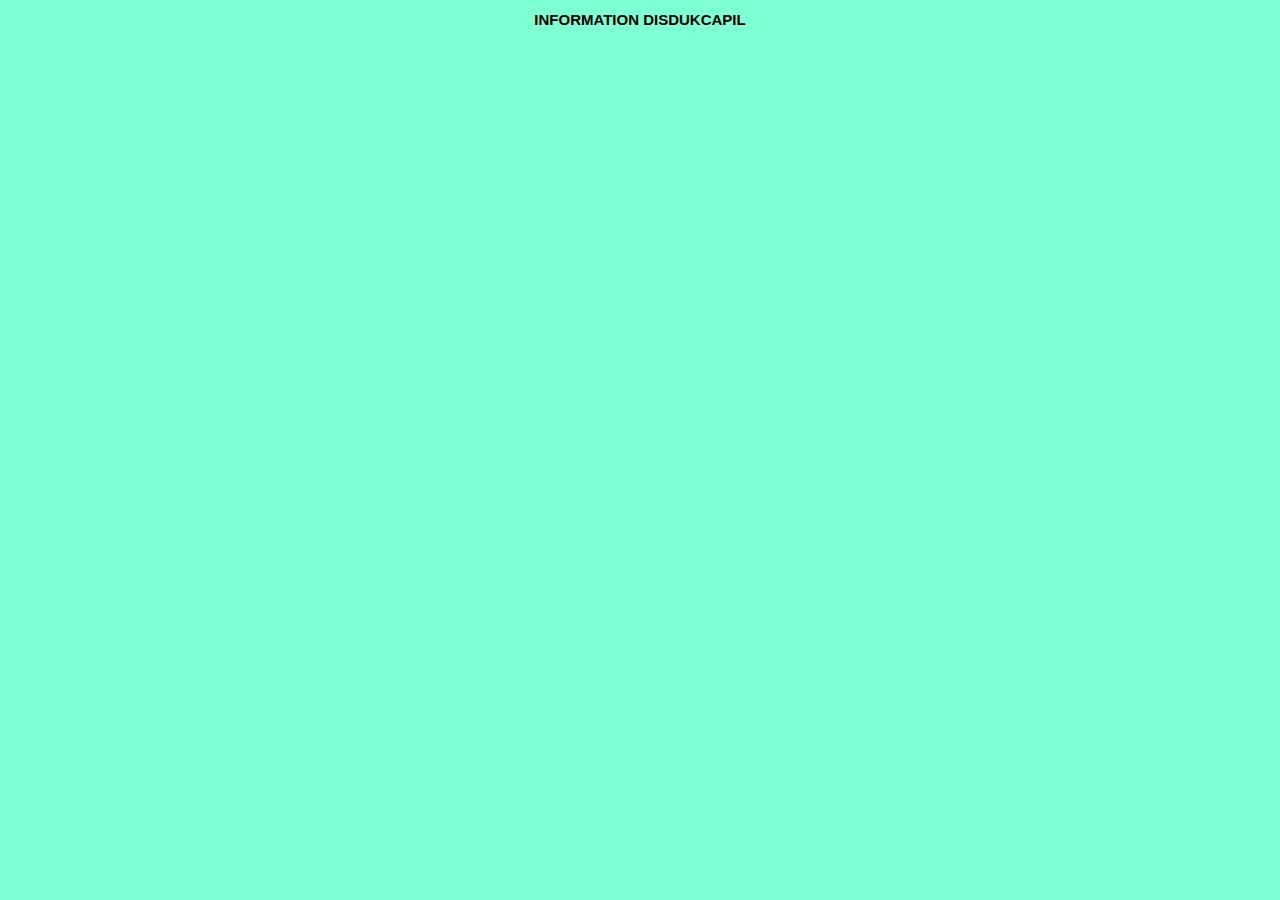
<file: halaman2.html>
<!DOCTYPE html>
<html lang="en">
<head>
    <meta charset="UTF-8">
    <meta name="viewport" content="width=device-width, initial-scale=1.0">
    <title>DISDUKCAPIL INFORMATION</title>
    <link rel="stylesheet" href="style2.css">
</head>
<body>
        <h1>INFORMATION DISDUKCAPIL</h1>
</body>

</html>
</file>
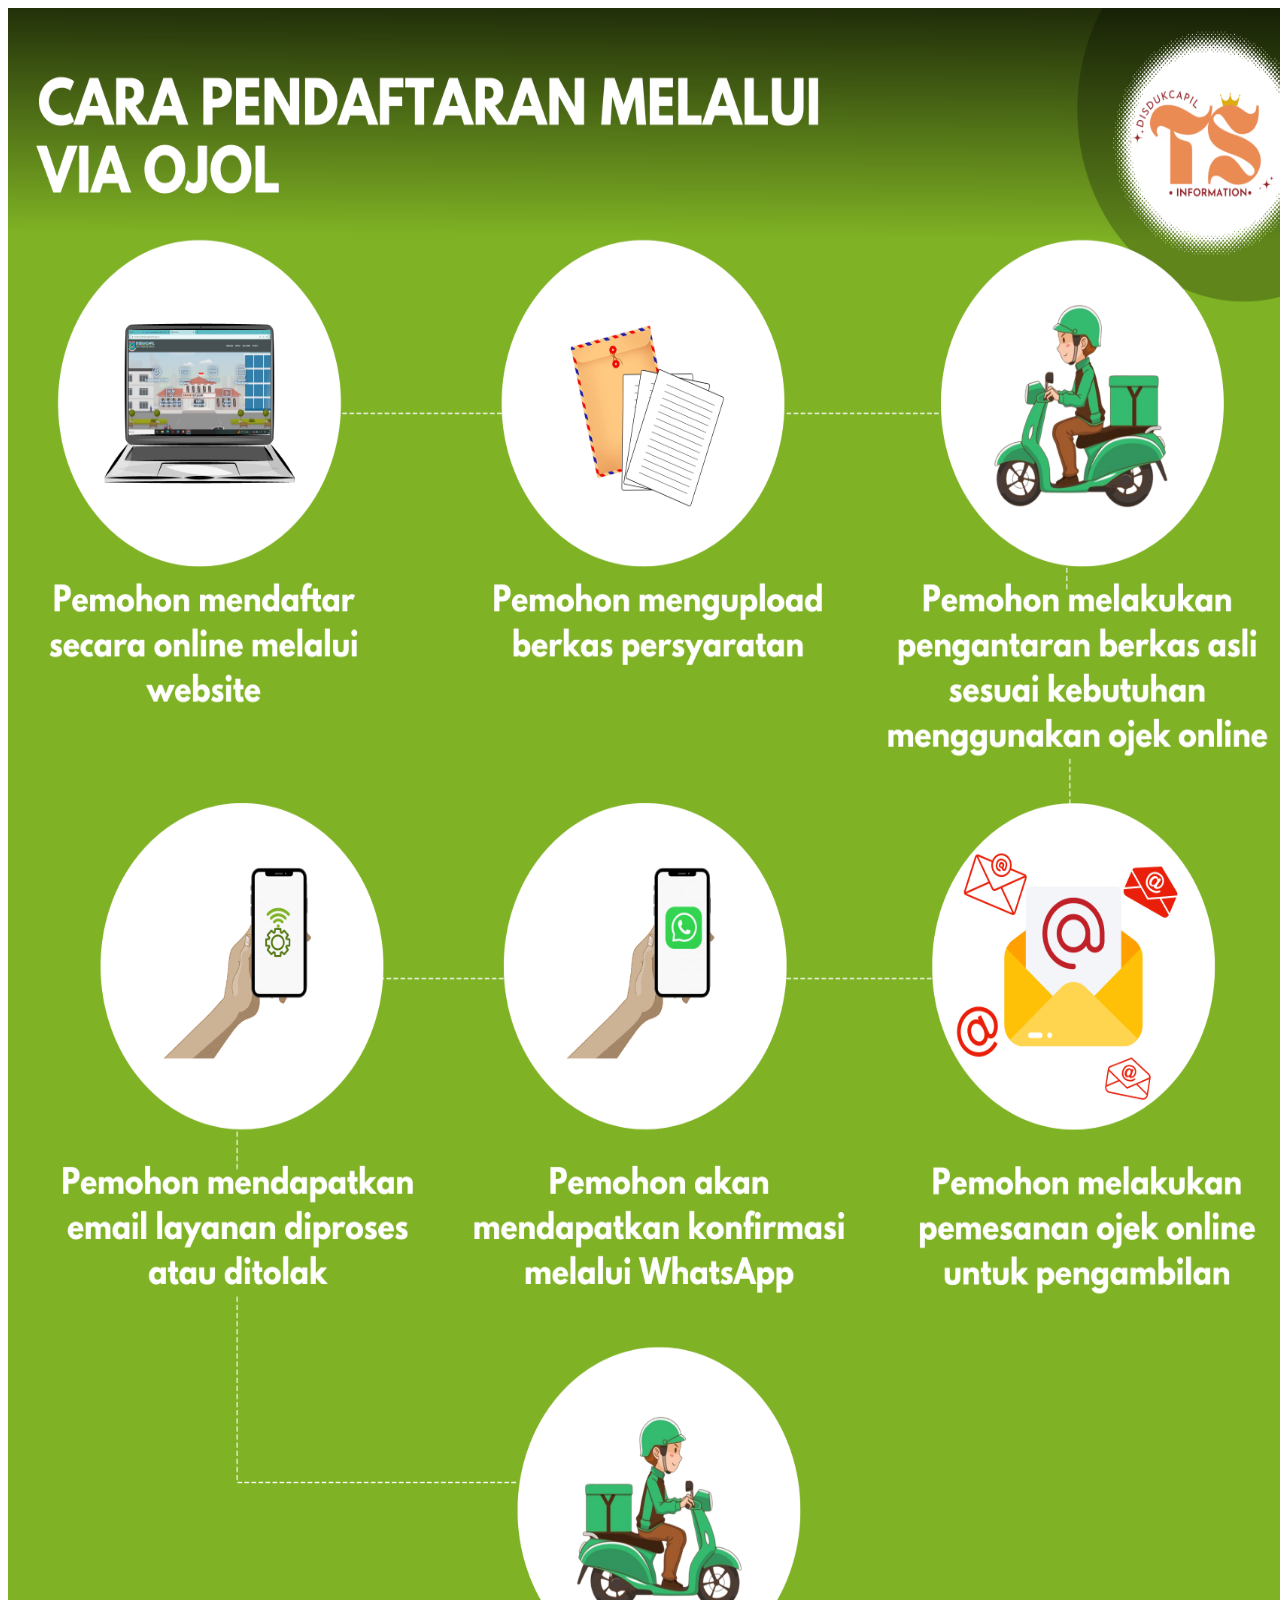
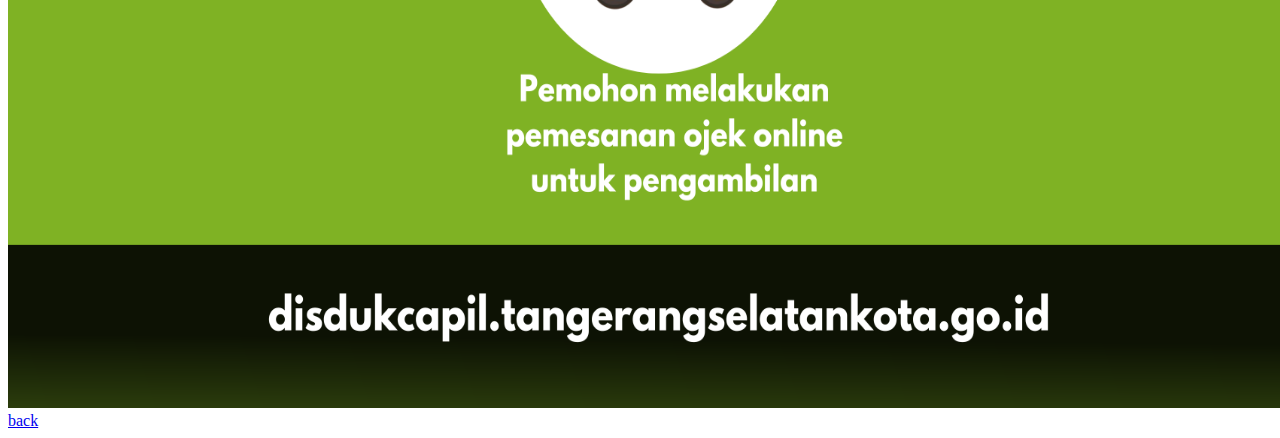
<file: halaman4poto.html>
<!DOCTYPE html>
<html lang="en">
<head>
    <meta charset="UTF-8">
    <meta name="viewport" content="width=device-width, initial-scale=1.0">
    <title>DISDUKCAPIL INFORMATION</title>
</head>
<body>
    <div>
    <img src="gambar/Cara pendaftaran melalui via ojol.png"
    width="1300px" height="2000px">
    <li> <a href="index.html">back</a> </li>
    </div>
</body>
</html>
</file>
<file: style2.css>
*{
    font-family: Arial, Helvetica, sans-serif;
    line-height: 20px;
    font-size: 15px;
}
html{
    margin: 0;
    padding: 0;
    scroll-behavior: smooth;
}
body {
    background-color: aquamarine;
    font-family: Arial, Helvetica, sans-serif;
    text-align: center;
    font-size: 1000px;
}
</file>
